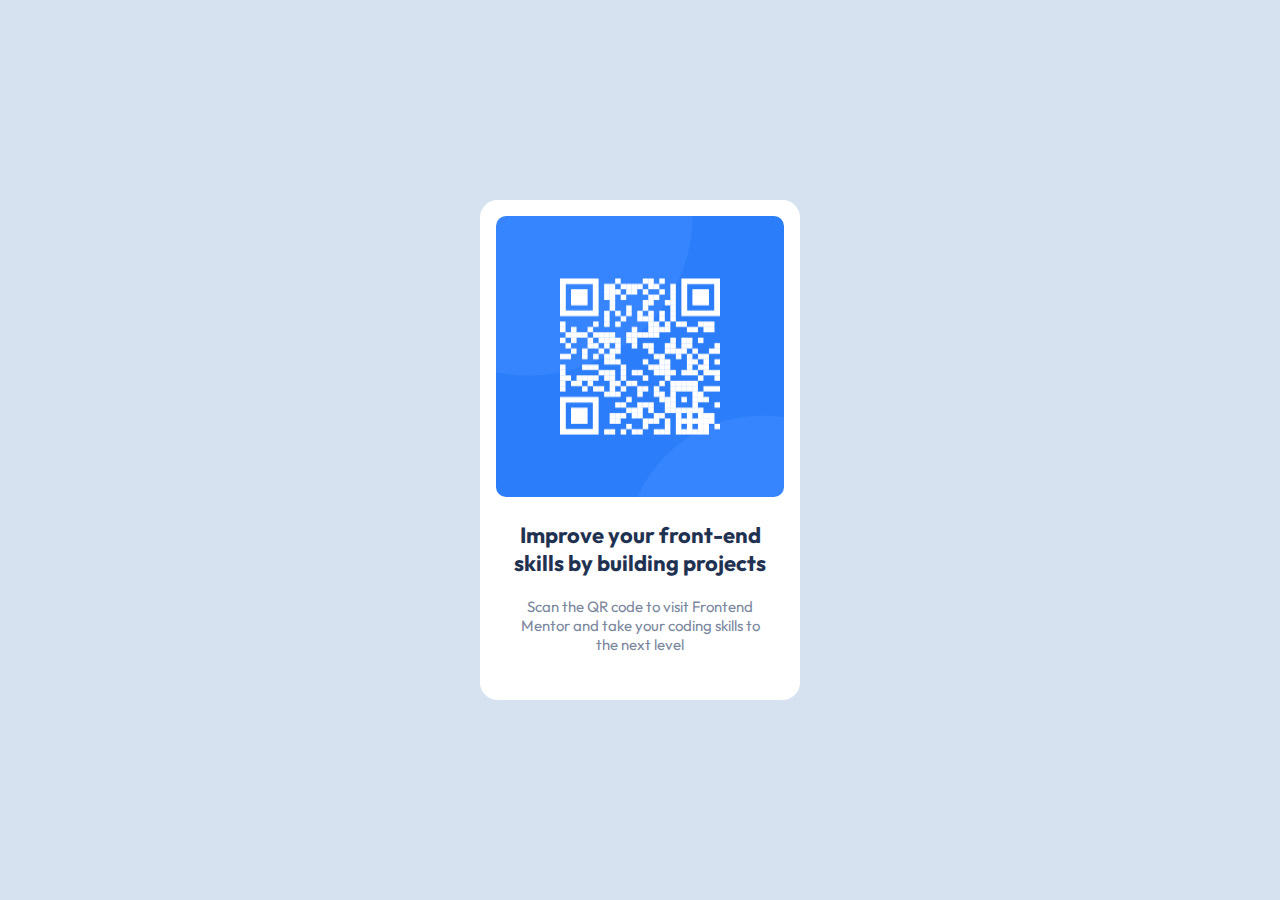
<file: qr-code-component/index.html>
<!DOCTYPE html>
<html lang="en">
<head>
  <meta charset="UTF-8">
  <meta name="viewport" content="width=device-width, initial-scale=1.0">
  <link rel="icon" type="image/png" sizes="32x32" href="./images/favicon-32x32.png"> 
  <title>Frontend Mentor | QR code component</title>
  <link rel="stylesheet" href="index.css">
</head>
<body>
<div>
  <img src="images/image-qr-code.png" height="60%" width="100%">
  <p id="darktxt">Improve your front-end skills by building projects</p>
  <p id="lighttxt">Scan the QR code to visit Frontend Mentor and take your coding skills to the next level</p>
</div>
</body>
</html>
</file>
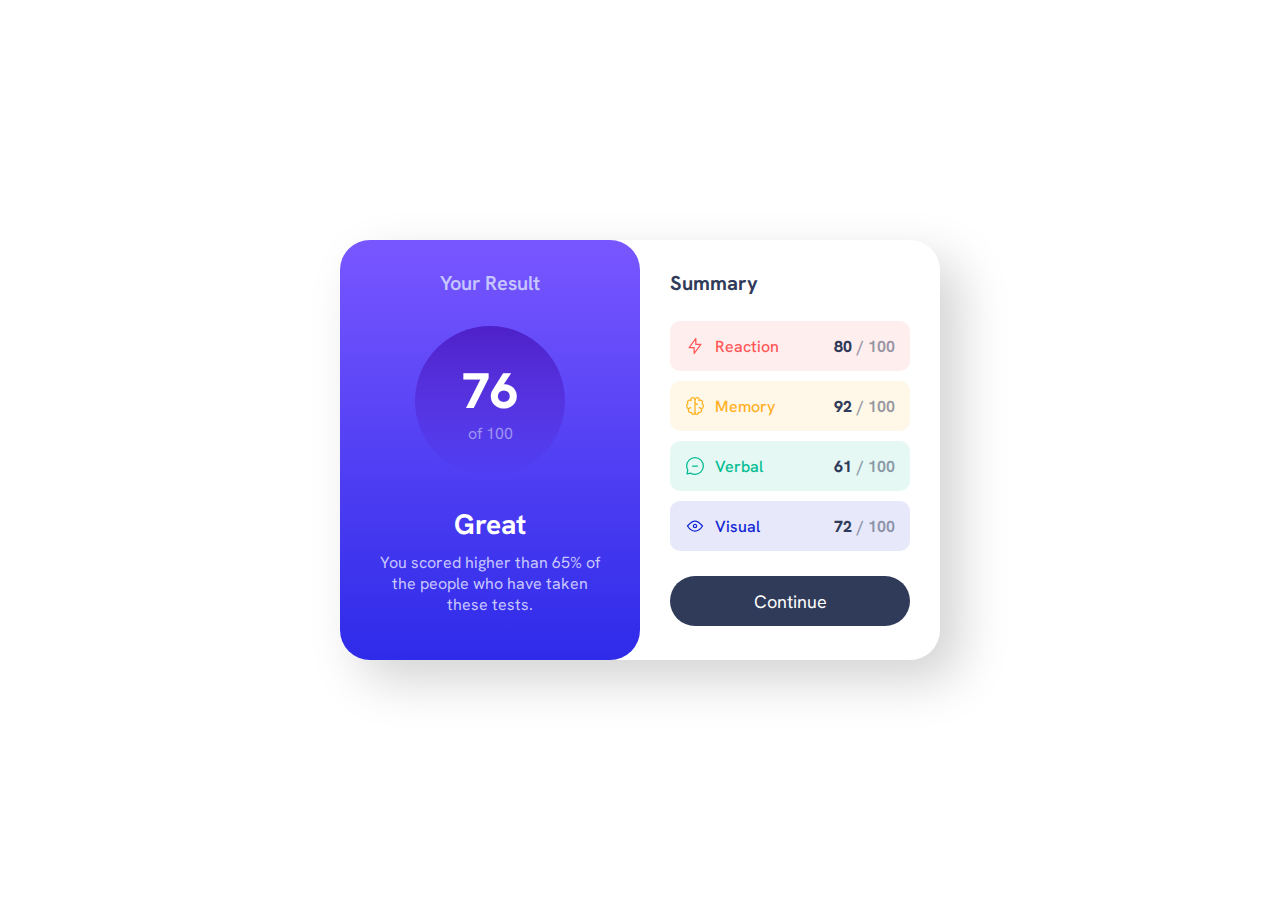
<file: result-summary/index.html>
<!DOCTYPE html>
<html lang="en">
<head>
  <meta charset="UTF-8">
  <meta name="viewport" content="width=device-width, initial-scale=1.0">
  <link rel="icon" type="image/png" sizes="32x32" href="./assets/images/favicon-32x32.png">
  <link rel="stylesheet" href="index.css">
  <title>Frontend Mentor | Results summary component</title>
</head>
<body>
<div class="mainwindow">
  <div class="result">
    <div class="result-title">Your Result</div>
    <div class="score-circle">
      <div class="total-score">76</div>
      <div class="max-score">of 100</div>
    </div>
    <div class="remark">Great</div>
    <div class="statement">You scored higher than 65% of the people who have taken these tests.</div>
  </div>
  <div class="summary">
    <div class="sum-title">Summary</div>
    <div class="score" id="reaction">
      <img src="assets/images/icon-reaction.svg" alt="reactionimg">
      Reaction
      <div class="marks">
        <div class="scored-marks">80</div> <div class="total-marks"> / 100</div>
      </div>
    </div>
    <div class="score" id="memory">
      <img src="assets/images/icon-memory.svg" alt="memoryimg">
      Memory
      <div class="marks">
        <div class="scored-marks">92</div> <div class="total-marks"> / 100</div>
      </div>
    </div>
    <div class="score" id="verbal">
      <img src="assets/images/icon-verbal.svg" alt="verbalimg">
      Verbal
      <div class="marks">
        <div class="scored-marks">61</div> <div class="total-marks"> / 100</div>
      </div>
    </div>
    <div class="score" id="visual">
      <img src="assets/images/icon-visual.svg" alt="visualimg">
      Visual
      <div class="marks">
        <div class="scored-marks">72</div> <div class="total-marks"> / 100</div>
      </div>
    </div>
    <div>
      <button>Continue</button>
    </div>
  </div>
</div>
</body>
</html>
</file>
<file: qr-code-component/index.css>
@font-face {
    font-family: Outfit;
    src: url(Outfit/Outfit-VariableFont_wght.ttf);
  }

*{
    margin: 0;
    padding: 0;
    box-sizing: border-box;
    font-family: Outfit;
}

body{
    height: 100vh;
    background-color: hsl(212, 45%, 89%);
    display: flex;
    justify-content: center;
    align-items: center;
}

div{
    border-radius: 1.1em;
    background-color: hsl(0, 0%, 100%);
    height: 500px;
    width: 320px;
    padding: 16px;
}

#darktxt{
    color: hsl(218, 44%, 22%);
    font-weight: 700;
    font-size: 22px;
    text-align: center;
    margin: 20px auto
}

#lighttxt{
    color: hsl(220, 15%, 55%);
    text-align: center;
    margin: 0 24px;
    text-align: center;
    font-weight: 400;
    font-size: 15px;
}

img{
    border-radius: 10px;
}
</file>
<file: result-summary/index.css>
@font-face {
    font-family: HankenGrotesk;
    src: url(assets/fonts/HankenGrotesk-VariableFont_wght.ttf);
}

*{
    margin: 0;
    padding: 0;
    box-sizing: border-box;
    font-family: HankenGrotesk
}

div, body{
    display: flex;
}

.attribution { 
    font-size: 11px; 
    text-align: center; 
    margin-top: 20px;
}

.attribution a { 
    color: hsl(228, 45%, 44%); 
}

@media only screen and (max-width: 600px) {
    .attribution{
        margin: 0;
    }
}

body{
    height: 100vh;
    flex-direction: column;
    justify-content: center;
    align-items: center;
}

.mainwindow{
    border-radius: 30px;
    box-shadow: 20px 20px 50px lightgray;
}

@media only screen and (max-width: 600px) {
    .mainwindow{
        height: 100%;
        width: 100%;
        box-shadow: none;
        flex-direction: column;
        box-shadow: none;
    }
  }

.result{
    width: 300px;
    height: 420px;
    flex-direction: column;
    align-items: center;
    background: linear-gradient(hsl(252, 100%, 67%), hsl(241, 81%, 54%));
    padding: 30px;
    border-radius: 30px;
}

@media only screen and (max-width: 600px) {
    .result{
        border-radius: 0px 0px 30px 30px ;
        height: 100%;
        width: 100%;
    }
}

.result-title {
    color: hsl(240, 100%, 89%);
    font-size: 20px;
    font-weight: 600;
}

.score-circle {
    flex-direction: column;
    background: linear-gradient(hsla(256, 72%, 46%, 1), hsla(241, 72%, 46%, 0));
    width: 150px;
    height: 150px;
    align-items: center;
    justify-content: center;
    border-radius: 50%;
    margin: 30px 0px;
}

.total-score{
    color: white;
    font-size: 50px;
    font-weight: 800;
}

.max-score{
    color:  hsla(222, 100%, 96%, 0.5);
}

.remark{
    font-size: 28px;
    color: white;
    font-weight: 700;
}

.statement{
    text-align: center;
    margin: 10px;
    color: hsl(241, 100%, 89%);
}

.summary{
    width: 300px;
    height: 420px;
    flex-direction: column;
    padding: 10px 30px;
}

@media only screen and (max-width: 600px) {
    .summary{
        width: 100%;
        height: 100%;
    }
}

.sum-title{
    font-size: 20px;
    font-weight: 700;
    color: hsl(224, 30%, 27%);
    margin: 20px 0px;
}

.score{
    height: 50px;
    padding: 15px;
    border-radius: 10px;
    line-height: 1.4;
    font-weight: 500;
    margin: 5px 0px;
    flex-direction: row;
}

img{
    margin-right: 10px;
}

#reaction{
    color: hsl(0, 100%, 67%);
    background-color: hsla(0, 100%, 67%, 0.1);
}

#memory{
    color: hsl(39, 100%, 56%);
    background-color: hsla(39, 100%, 56%, 0.1);
}

#verbal{
    color: hsl(166, 100%, 37%);
    background-color: hsla(166, 100%, 37%, 0.1);
}

#visual{
    color: hsl(234, 85%, 45%);
    background-color: hsla(234, 85%, 45%, 0.1);
}

button{
    margin: 20px 0px;
    width: 100%;
    height: 50px;
    border: none;
    border-radius: 40px;
    background-color: hsl(224, 30%, 27%);
    color: white;
    font-size: 18px;
}

@media only screen and (max-width: 600px) {
    button{
        height: 60px;
    }
}

button:hover{
    background: linear-gradient(hsl(252, 100%, 67%),  hsl(241, 81%, 54%));
}

.marks{
    margin-left: auto;
}

.scored-marks{
    color: hsl(224, 30%, 27%);
    font-weight: 800;
    margin-right: 5px;
}

.total-marks{
    color: hsla(224, 30%, 27%, 0.5);
    font-weight: 700;
}
</file>
